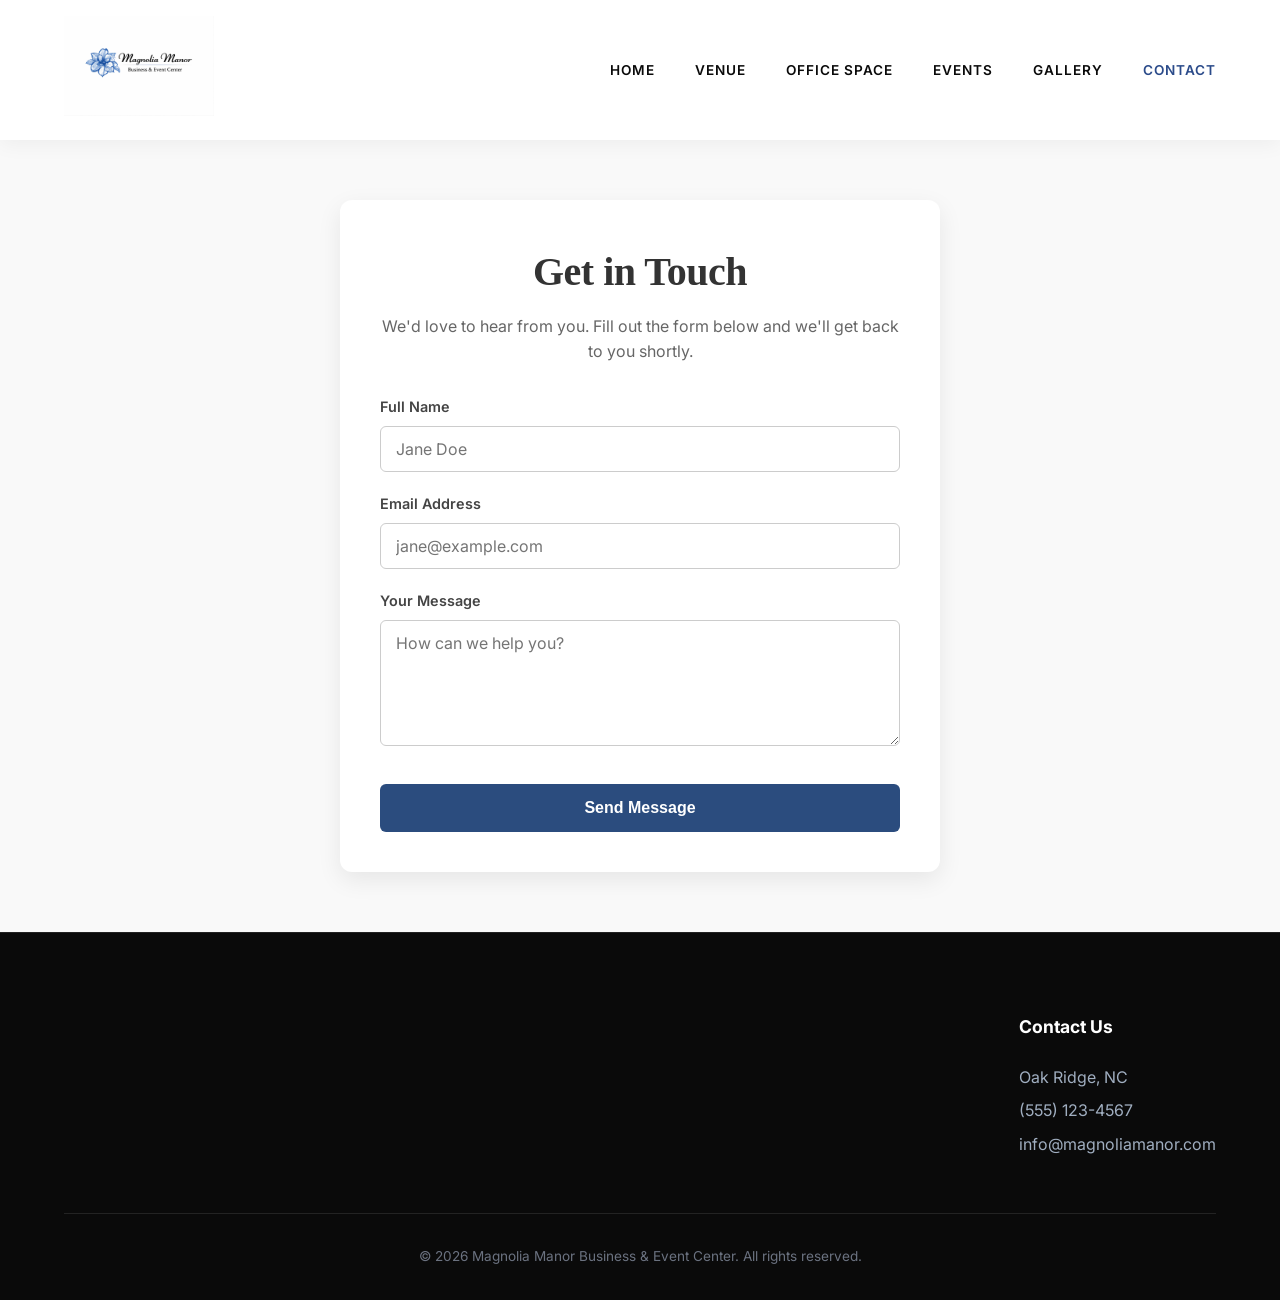
<file: contact.html>
<!DOCTYPE html>
<html lang="en">
<head>
    <meta charset="UTF-8">
    <meta name="viewport" content="width=device-width, initial-scale=1.0">
    <title>Contact Us | Magnolia Manor</title>
    <link href="https://fonts.googleapis.com/css2?family=Inter:wght@300;400;600;700&display=swap" rel="stylesheet">
    <link rel="stylesheet" href="style.css">
</head>
<body class="page-background">
    <header>
        <div class="logo-container">
            <img src="images/logo.jpeg" alt="Magnolia Manor Logo" class="logo">
        </div>
        <nav>
            <ul>
                <li><a href="index.html">Home</a></li>
                <li><a href="venue.html">Venue</a></li>
                <li><a href="officespace.html">Office Space</a></li>
                <li><a href="events.html">Events</a></li>
                <li><a href="gallery.html">Gallery</a></li>
                <li><a href="contact.html" class="active">Contact</a></li>
            </ul>
        </nav>
    </header>

    <section class="contact-section">
    <div class="contact-container">
        <h2>Get in Touch</h2>
        <p>We'd love to hear from you. Fill out the form below and we'll get back to you shortly.</p>

        <form action="#" method="POST" class="contact-form">
            <div class="form-group">
                <label for="name">Full Name</label>
                <input type="text" id="name" name="name" placeholder="Jane Doe" required>
            </div>

            <div class="form-group">
                <label for="email">Email Address</label>
                <input type="email" id="email" name="email" placeholder="jane@example.com" required>
            </div>

            <div class="form-group">
                <label for="message">Your Message</label>
                <textarea id="message" name="message" rows="5" placeholder="How can we help you?" required></textarea>
            </div>

            <button type="submit" class="submit-btn">Send Message</button>
        </form>
    </div>
    </section>

    <footer>
        <div class="footer-content">
            <div class="footer-logo">
                <img src="images/logo.jpeg" alt="Magnolia Manor Logo" class="logo">
            </div>
            <div class="footer-contact">
                <p><strong>Contact Us</strong></p>
                <p>Oak Ridge, NC</p>
                <p>(555) 123-4567</p>
                <p>info@magnoliamanor.com</p>
            </div>
        </div>
        <div class="footer-bottom">
            <p>&copy; 2026 Magnolia Manor Business & Event Center. All rights reserved.</p>
        </div>
    </footer>
</body>
</html>
</file>
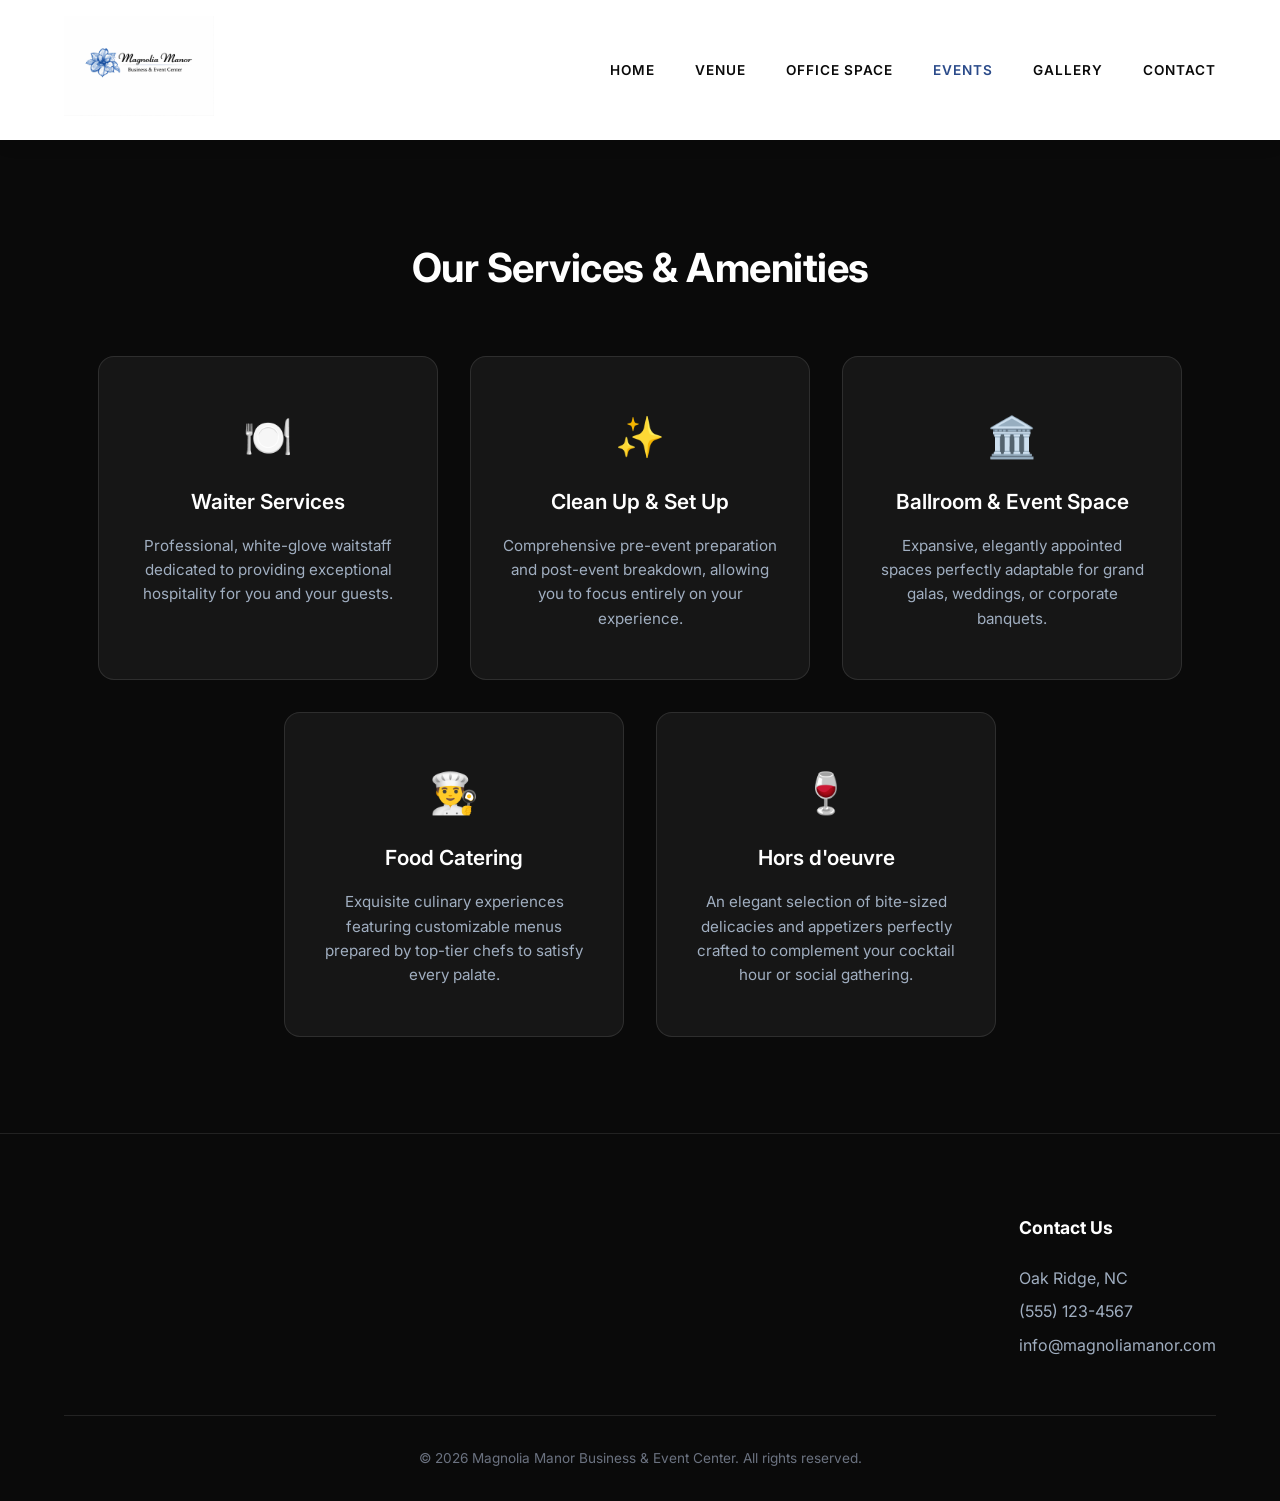
<file: events.html>
<!DOCTYPE html>
<html lang="en">
<head>
    <meta charset="UTF-8">
    <meta name="viewport" content="width=device-width, initial-scale=1.0">
    <title>Services | Magnolia Manor</title>
    <link href="https://fonts.googleapis.com/css2?family=Inter:wght@300;400;600;700&display=swap" rel="stylesheet">
    <link rel="stylesheet" href="style.css">
</head>
<body class="page-background">
    <header>
        <div class="logo-container">
            <img src="images/logo.jpeg" alt="Magnolia Manor Logo" class="logo">
        </div>
        <nav>
            <ul>
                <li><a href="index.html">Home</a></li>
                <li><a href="venue.html">Venue</a></li>
                <li><a href="officespace.html">Office Space</a></li>
                <li><a href="events.html" class="active">Events</a></li>
                <li><a href="gallery.html">Gallery</a></li>
                <li><a href="contact.html">Contact</a></li>
            </ul>
        </nav>
    </header>

    <section class="services inner-page">
        <h2>Our Services & Amenities</h2>
        <div class="services-grid">
            <div class="service-box">
                <div class="icon">🍽️</div>
                <h3>Waiter Services</h3>
                <p>Professional, white-glove waitstaff dedicated to providing exceptional hospitality for you and your guests.</p>
            </div>
            <div class="service-box">
                <div class="icon">✨</div>
                <h3>Clean Up & Set Up</h3>
                <p>Comprehensive pre-event preparation and post-event breakdown, allowing you to focus entirely on your experience.</p>
            </div>
            <div class="service-box">
                <div class="icon">🏛️</div>
                <h3>Ballroom & Event Space</h3>
                <p>Expansive, elegantly appointed spaces perfectly adaptable for grand galas, weddings, or corporate banquets.</p>
            </div>
            <div class="service-box">
                <div class="icon">👨‍🍳</div>
                <h3>Food Catering</h3>
                <p>Exquisite culinary experiences featuring customizable menus prepared by top-tier chefs to satisfy every palate.</p>
            </div>
            <div class="service-box">
                <div class="icon">🍷</div>
                <h3>Hors d'oeuvre</h3>
                <p>An elegant selection of bite-sized delicacies and appetizers perfectly crafted to complement your cocktail hour or social gathering.</p>
            </div>
        </div>
    </section>

    <footer>
        <div class="footer-content">
            <div class="footer-logo">
                <img src="images/logo.jpeg" alt="Magnolia Manor Logo" class="logo">
            </div>
            <div class="footer-contact">
                <p><strong>Contact Us</strong></p>
                <p>Oak Ridge, NC</p>
                <p>(555) 123-4567</p>
                <p>info@magnoliamanor.com</p>
            </div>
        </div>
        <div class="footer-bottom">
            <p>&copy; 2026 Magnolia Manor Business & Event Center. All rights reserved.</p>
        </div>
    </footer>
</body>
</html>
</file>
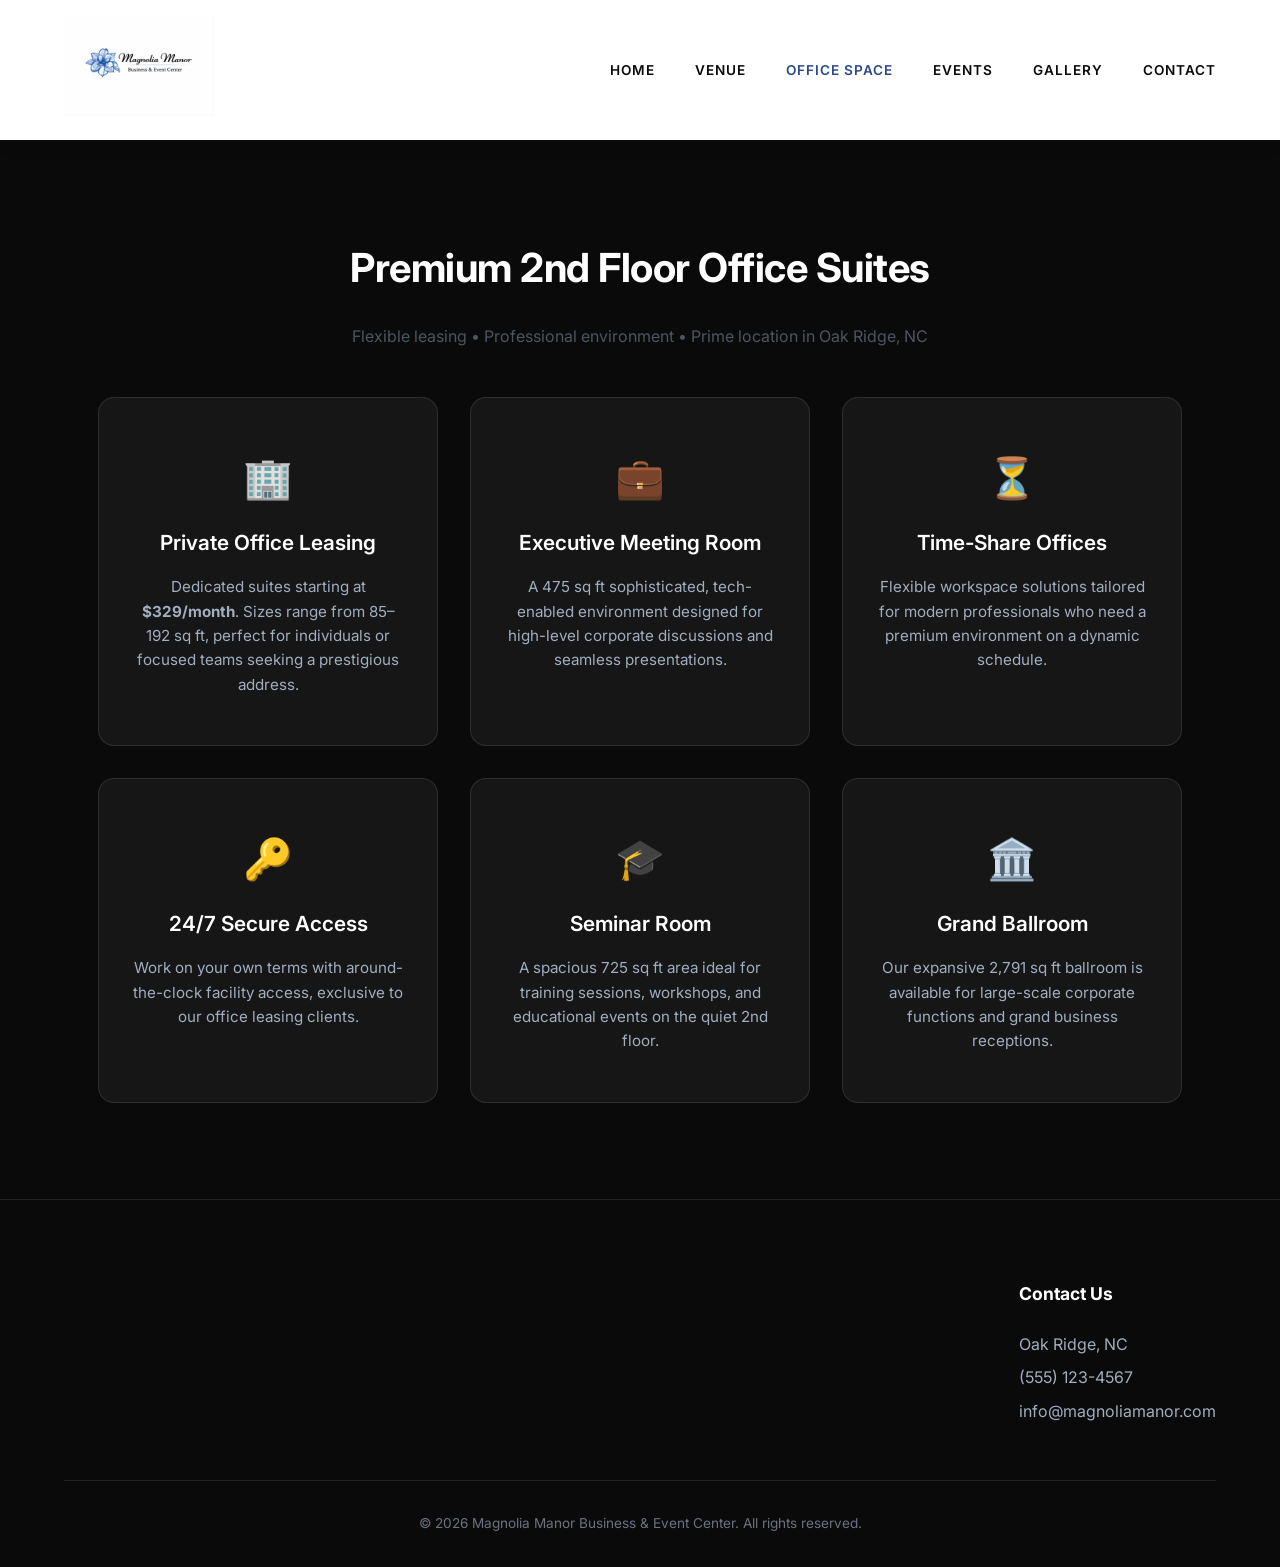
<file: officespace.html>
<!DOCTYPE html>
<html lang="en">
<head>
    <meta charset="UTF-8">
    <meta name="viewport" content="width=device-width, initial-scale=1.0">
    <title>Office Space | Magnolia Manor</title>
    <link href="https://fonts.googleapis.com/css2?family=Inter:wght@300;400;600;700&display=swap" rel="stylesheet">
    <link rel="stylesheet" href="style.css">
</head>
<body class="page-background">
    <header>
        <div class="logo-container">
            <img src="images/logo.jpeg" alt="Magnolia Manor Logo" class="logo">
        </div>
        <nav>
            <ul>
                <li><a href="index.html">Home</a></li>
                <li><a href="venue.html">Venue</a></li>
                <li><a href="officespace.html" class="active">Office Space</a></li>
                <li><a href="events.html">Events</a></li>
                <li><a href="gallery.html">Gallery</a></li>
                <li><a href="contact.html">Contact</a></li>
            </ul>
        </nav>
    </header>

    <section class="services inner-page">
        <h2>Premium 2nd Floor Office Suites</h2>
        <p style="text-align: center; color: var(--gray-text); margin-top: -2rem; margin-bottom: 3rem;">
            Flexible leasing • Professional environment • Prime location in Oak Ridge, NC
        </p>

        <div class="services-grid">
            <div class="service-box">
                <div class="icon">🏢</div>
                <h3>Private Office Leasing</h3>
                <p>Dedicated suites starting at <strong>$329/month</strong>. Sizes range from 85–192 sq ft, perfect for individuals or focused teams seeking a prestigious address.</p>
            </div>

            <div class="service-box">
                <div class="icon">💼</div>
                <h3>Executive Meeting Room</h3>
                <p>A 475 sq ft sophisticated, tech-enabled environment designed for high-level corporate discussions and seamless presentations.</p>
            </div>

            <div class="service-box">
                <div class="icon">⏳</div>
                <h3>Time-Share Offices</h3>
                <p>Flexible workspace solutions tailored for modern professionals who need a premium environment on a dynamic schedule.</p>
            </div>

            <div class="service-box">
                <div class="icon">🔑</div>
                <h3>24/7 Secure Access</h3>
                <p>Work on your own terms with around-the-clock facility access, exclusive to our office leasing clients.</p>
            </div>

            <div class="service-box">
                <div class="icon">🎓</div>
                <h3>Seminar Room</h3>
                <p>A spacious 725 sq ft area ideal for training sessions, workshops, and educational events on the quiet 2nd floor.</p>
            </div>

            <div class="service-box">
                <div class="icon">🏛️</div>
                <h3>Grand Ballroom</h3>
                <p>Our expansive 2,791 sq ft ballroom is available for large-scale corporate functions and grand business receptions.</p>
            </div>
        </div>
    </section>

    <footer>
        <div class="footer-content">
            <div class="footer-logo">
                <img src="images/logo.jpeg" alt="Magnolia Manor Logo" class="logo">
            </div>
            <div class="footer-contact">
                <p><strong>Contact Us</strong></p>
                <p>Oak Ridge, NC</p>
                <p>(555) 123-4567</p>
                <p>info@magnoliamanor.com</p>
            </div>
        </div>
        <div class="footer-bottom">
            <p>&copy; 2026 Magnolia Manor Business & Event Center. All rights reserved.</p>
        </div>
    </footer>
</body>
</html>
</file>
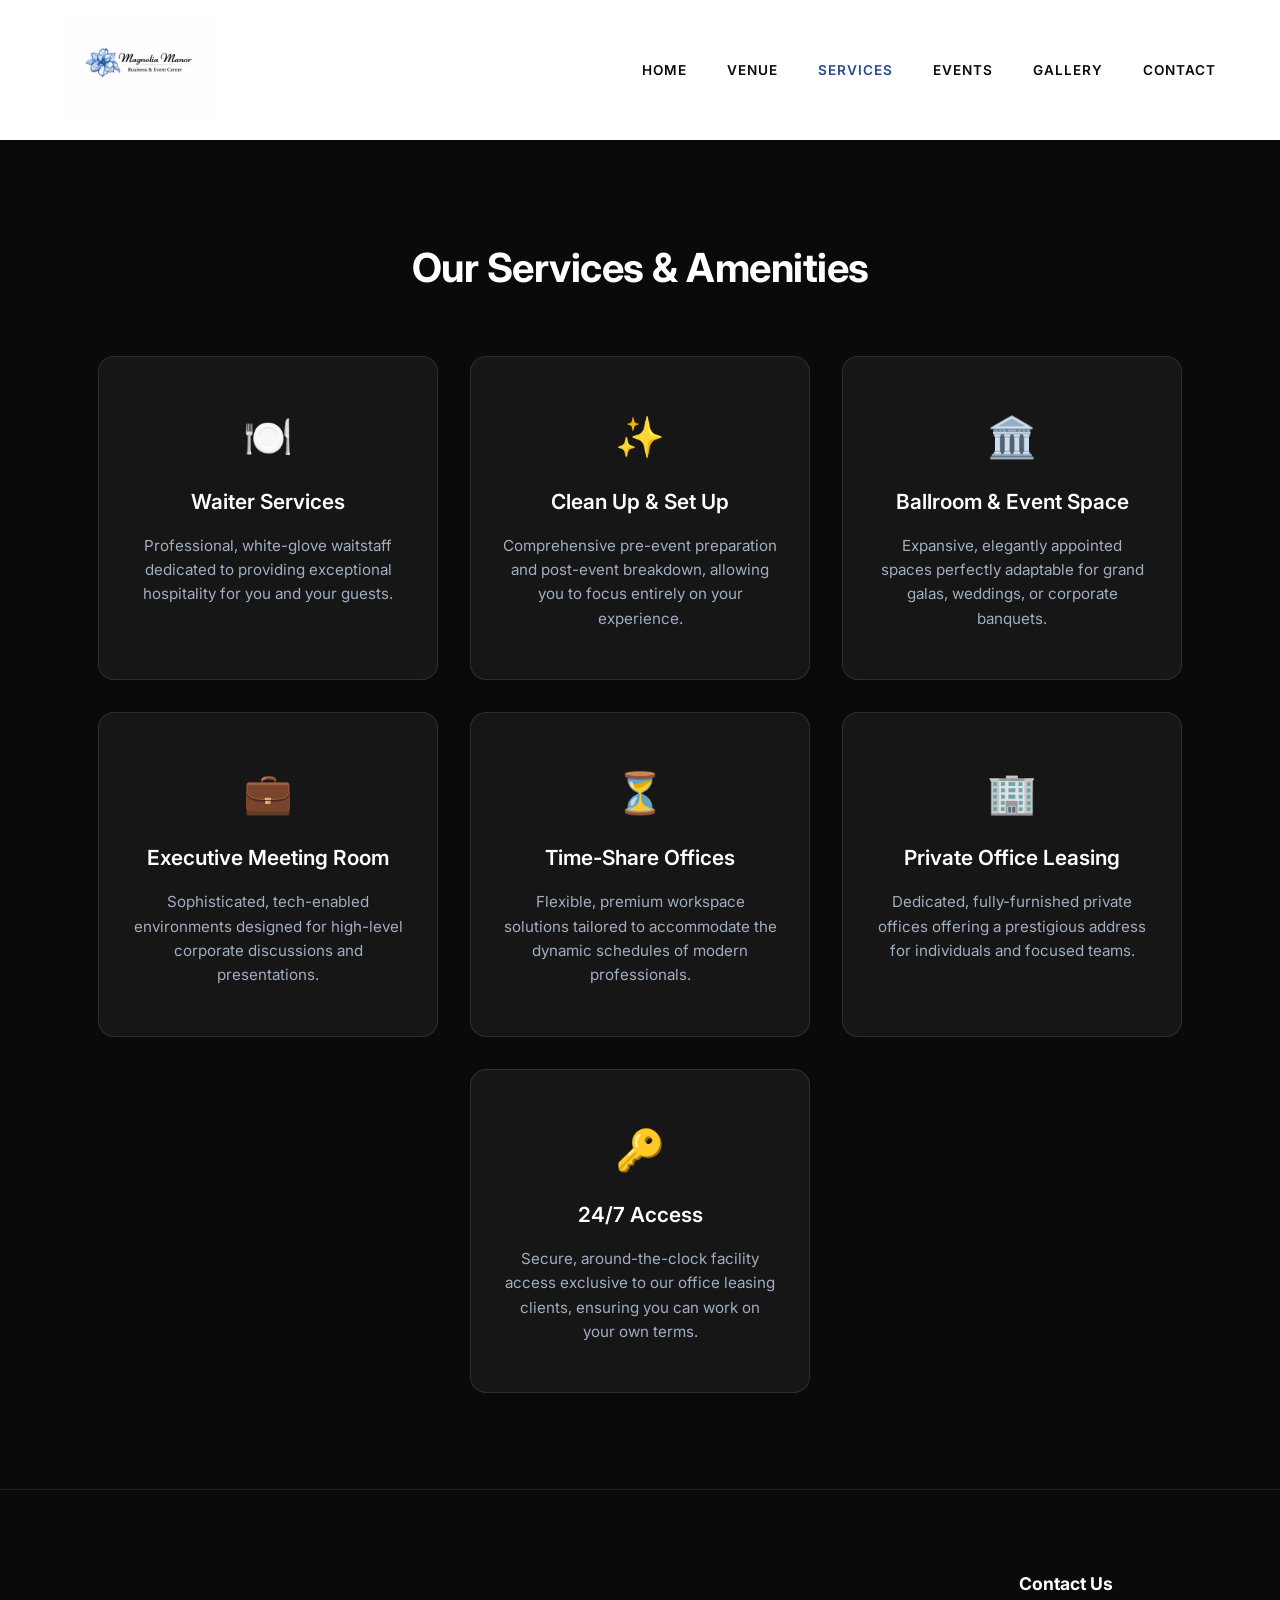
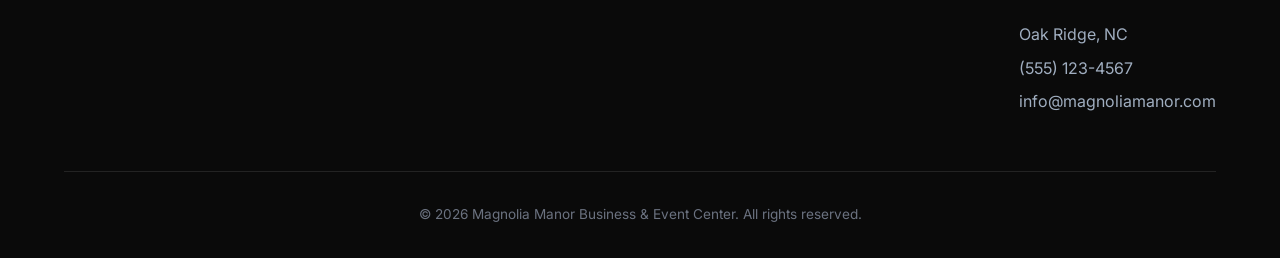
<file: services.html>
<!DOCTYPE html>
<html lang="en">
<head>
    <meta charset="UTF-8">
    <meta name="viewport" content="width=device-width, initial-scale=1.0">
    <title>Services | Magnolia Manor</title>
    <link href="https://fonts.googleapis.com/css2?family=Inter:wght@300;400;600;700&display=swap" rel="stylesheet">
    <link rel="stylesheet" href="style.css">
</head>
<body class="page-background">
    <header>
        <div class="logo-container">
            <img src="images/logo.jpeg" alt="Magnolia Manor Logo" class="logo">
        </div>
        <nav>
            <ul>
                <li><a href="index.html">Home</a></li>
                <li><a href="venue.html">Venue</a></li>
                <li><a href="services.html" class="active">Services</a></li>
                <li><a href="events.html">Events</a></li>
                <li><a href="gallery.html">Gallery</a></li>
                <li><a href="contact.html">Contact</a></li>
            </ul>
        </nav>
    </header>

    <section class="services inner-page">
        <h2>Our Services & Amenities</h2>
        <div class="services-grid">
            <div class="service-box">
                <div class="icon">🍽️</div>
                <h3>Waiter Services</h3>
                <p>Professional, white-glove waitstaff dedicated to providing exceptional hospitality for you and your guests.</p>
            </div>
            <div class="service-box">
                <div class="icon">✨</div>
                <h3>Clean Up & Set Up</h3>
                <p>Comprehensive pre-event preparation and post-event breakdown, allowing you to focus entirely on your experience.</p>
            </div>
            <div class="service-box">
                <div class="icon">🏛️</div>
                <h3>Ballroom & Event Space</h3>
                <p>Expansive, elegantly appointed spaces perfectly adaptable for grand galas, weddings, or corporate banquets.</p>
            </div>
            <div class="service-box">
                <div class="icon">💼</div>
                <h3>Executive Meeting Room</h3>
                <p>Sophisticated, tech-enabled environments designed for high-level corporate discussions and presentations.</p>
            </div>
            <div class="service-box">
                <div class="icon">⏳</div>
                <h3>Time-Share Offices</h3>
                <p>Flexible, premium workspace solutions tailored to accommodate the dynamic schedules of modern professionals.</p>
            </div>
            <div class="service-box">
                <div class="icon">🏢</div>
                <h3>Private Office Leasing</h3>
                <p>Dedicated, fully-furnished private offices offering a prestigious address for individuals and focused teams.</p>
            </div>
            <div class="service-box">
                <div class="icon">🔑</div>
                <h3>24/7 Access</h3>
                <p>Secure, around-the-clock facility access exclusive to our office leasing clients, ensuring you can work on your own terms.</p>
            </div>
        </div>
    </section>

    <footer>
        <div class="footer-content">
            <div class="footer-logo">
                <img src="images/logo.jpeg" alt="Magnolia Manor Logo" class="logo">
            </div>
            <div class="footer-contact">
                <p><strong>Contact Us</strong></p>
                <p>Oak Ridge, NC</p>
                <p>(555) 123-4567</p>
                <p>info@magnoliamanor.com</p>
            </div>
        </div>
        <div class="footer-bottom">
            <p>&copy; 2026 Magnolia Manor Business & Event Center. All rights reserved.</p>
        </div>
    </footer>
</body>
</html>
</file>
<file: style.css>
/* Base Styles & Reset */
* {
    margin: 0;
    padding: 0;
    box-sizing: border-box;
}

body {
    font-family: 'Inter', sans-serif;
    line-height: 1.6;
    color: #111111;
    background-color: #FAFAFA;
    overflow-x: hidden;
}

/* Brand Colors */
:root {
    --primary-blue: #2B4B8A;
    --dark: #0A0A0A;
    --white: #FFFFFF;
    --gray-light: #F3F4F6;
    --gray-text: #4B5563;
}

/* Header */
header {
    display: flex;
    justify-content: space-between;
    align-items: center;
    padding: 1rem 5%;
    background: rgba(255, 255, 255, 0.95);
    backdrop-filter: blur(10px);
    box-shadow: 0 4px 20px rgba(0,0,0,0.05);
    position: sticky;
    top: 0;
    z-index: 100;
}

.logo {
    max-height: 100px;
    width: auto;
    mix-blend-mode: multiply;
}

nav ul {
    list-style: none;
    display: flex;
    gap: 2.5rem;
}

nav a {
    text-decoration: none;
    color: var(--dark);
    font-weight: 600;
    font-size: 0.85rem;
    letter-spacing: 1px;
    text-transform: uppercase;
    transition: color 0.3s ease;
}

nav a:hover, nav a.active {
    color: var(--primary-blue);
}

/* Hero Section & Slideshow */
.hero {
    position: relative;
    height: 85vh;
    display: flex;
    align-items: center;
    justify-content: center;
    text-align: center;
    background-color: var(--dark);
    overflow: hidden;
}

/* Replace the old .slide and @keyframes with this */
.single-slide {
    position: absolute;
    top: 0;
    left: 0;
    width: 100%;
    height: 100%;
    background-size: cover;
    background-position: center;
    background-image: url('images/slides/1.jpg'); /* The first image */
    opacity: 0.6;
    z-index: 1;
    transition: opacity 1s ease-in-out; /* Smoothly fades the opacity */
}

/* Stagger the animations for 3 slides */
.slide:nth-child(1) { animation-delay: 0s; }
.slide:nth-child(2) { animation-delay: 5s; }
.slide:nth-child(3) { animation-delay: 10s; }

@keyframes crossfade {
    0% { opacity: 0; }
    10% { opacity: 0.6; } /* Max opacity is 0.6 so the black background acts as an overlay */
    33% { opacity: 0.6; }
    43% { opacity: 0; }
    100% { opacity: 0; }
}

.hero-content {
    position: relative;
    z-index: 2;
    max-width: 800px;
    padding: 3rem;
    background: rgba(10, 10, 10, 0.5); /* Text readability box */
    border-radius: 16px;
    backdrop-filter: blur(5px);
}

.hero h1 {
    font-size: 3.5rem;
    font-weight: 700;
    color: var(--white);
    margin-bottom: 1rem;
    line-height: 1.2;
}

.hero p {
    color: var(--gray-light);
    font-size: 1.2rem;
    margin-bottom: 2.5rem;
}

.btn {
    display: inline-block;
    padding: 14px 35px;
    background: var(--primary-blue);
    color: var(--white);
    text-decoration: none;
    font-weight: 600;
    font-size: 0.9rem;
    letter-spacing: 0.5px;
    border-radius: 50px;
    border: none;
    cursor: pointer;
    transition: all 0.3s ease;
    box-shadow: 0 4px 15px rgba(43, 75, 138, 0.3);
}

.btn:hover {
    background: #1d3566;
    transform: translateY(-2px);
    box-shadow: 0 6px 20px rgba(43, 75, 138, 0.4);
}

/* Sections Common */
section {
    padding: 6rem 5%;
}

.inner-page {
    min-height: 70vh;
}

h2 {
    text-align: center;
    color: var(--dark);
    font-size: 2.5rem;
    font-weight: 700;
    margin-bottom: 3.5rem;
    letter-spacing: -0.5px;
}

/* Services Section */
.services {
    background-color: var(--dark);
}

.services h2 {
    color: var(--white);
}

.services-grid {
    display: flex;
    justify-content: center;
    flex-wrap: wrap;
    gap: 2rem;
    max-width: 1200px;
    margin: 0 auto;
}

.service-box {
    background: rgba(255, 255, 255, 0.05);
    border: 1px solid rgba(255, 255, 255, 0.1);
    color: var(--white);
    padding: 3rem 2rem;
    text-align: center;
    border-radius: 16px;
    width: 340px;
    transition: transform 0.3s ease, background 0.3s ease;
}

.service-box:hover {
    transform: translateY(-5px);
    background: rgba(255, 255, 255, 0.1);
}

.service-box .icon {
    font-size: 2.5rem;
    margin-bottom: 1rem;
}

.service-box h3 {
    color: var(--white);
    font-size: 1.3rem;
    margin-bottom: 1rem;
    font-weight: 600;
}

.service-box p {
    color: #A0AEC0;
    font-size: 0.95rem;
}

/* Footer */
footer {
    background: var(--dark);
    color: var(--white);
    padding: 5rem 5% 2rem;
    border-top: 1px solid #222;
}

.footer-content {
    display: flex;
    justify-content: space-between;
    align-items: flex-start;
    flex-wrap: wrap;
    max-width: 1200px;
    margin: 0 auto 3rem;
    gap: 2rem;
}

.footer-logo img {
    filter: brightness(0) invert(1);
    max-height: 50px;
}

.footer-contact p {
    color: #A0AEC0;
    margin-bottom: 0.5rem;
}

.footer-contact strong {
    color: var(--white);
    font-size: 1.1rem;
    display: inline-block;
    margin-bottom: 1rem;
}

.footer-bottom {
    text-align: center;
    font-size: 0.85rem;
    color: #6B7280;
    border-top: 1px solid rgba(255,255,255,0.1);
    padding-top: 2rem;
    max-width: 1200px;
    margin: 0 auto;
}

/* Mobile Responsiveness */
@media (max-width: 768px) {
    .hero h1 {
        font-size: 2.5rem;
    }
    nav ul {
        gap: 1rem;
        flex-wrap: wrap;
        justify-content: center;
    }
    header {
        flex-direction: column;
        gap: 1rem;
    }
}

/* =========================================
   Gallery & Lightbox Styles
   ========================================= */

.gallery-grid {
    display: grid;
    grid-template-columns: repeat(auto-fit, minmax(300px, 1fr));
    gap: 1.5rem;
    max-width: 1200px;
    margin: 0 auto;
}

.gallery-item {
    width: 100%;
    height: 250px;
    object-fit: cover;
    border-radius: 8px;
    cursor: pointer;
    transition: transform 0.3s ease, box-shadow 0.3s ease;
}

.gallery-item:hover {
    transform: scale(1.03);
    box-shadow: 0 10px 20px rgba(0,0,0,0.15);
}

/* Lightbox Background */
.lightbox {
    display: none; /* Hidden by default */
    position: fixed;
    z-index: 9999;
    top: 0;
    left: 0;
    width: 100%;
    height: 100%;
    background-color: rgba(10, 10, 10, 0.95);
    align-items: center;
    justify-content: center;
}

/* Expanded Image */
.lightbox img {
    max-width: 85%;
    max-height: 85vh;
    border-radius: 4px;
    box-shadow: 0 0 30px rgba(0,0,0,0.8);
    animation: fadeIn 0.3s ease;
}

@keyframes fadeIn {
    from { opacity: 0; transform: scale(0.95); }
    to { opacity: 1; transform: scale(1); }
}

/* Controls */
.close-btn, .prev-btn, .next-btn {
    position: absolute;
    color: var(--white);
    font-size: 3rem;
    cursor: pointer;
    user-select: none;
    transition: color 0.3s, transform 0.2s;
    background: rgba(0,0,0,0.3);
    border-radius: 50%;
    width: 60px;
    height: 60px;
    display: flex;
    align-items: center;
    justify-content: center;
    line-height: 1; /* Fixes vertical centering issues */
}

.close-btn {
    top: 30px;
    right: 40px;
    font-size: 2.5rem;
    background: transparent;
}

.prev-btn {
    left: 30px;
    padding-right: 4px; /* Optical nudge to center the left arrow */
}

.next-btn {
    right: 30px;
    padding-left: 4px; /* Optical nudge to center the right arrow */
}

.close-btn:hover, .prev-btn:hover, .next-btn:hover {
    color: var(--primary-blue);
    transform: scale(1.1);
}

/* Mobile Adjustments for Lightbox */
@media (max-width: 768px) {
    .prev-btn { left: 10px; }
    .next-btn { right: 10px; }
    .close-btn { top: 15px; right: 15px; }
}

/* --- Contact Page Styles --- */
.contact-section {
    padding: 60px 20px;
    background-color: #f9f9f9; /* Soft background color */
    display: flex;
    justify-content: center;
}

.contact-container {
    background-color: #ffffff;
    max-width: 600px;
    width: 100%;
    padding: 40px;
    border-radius: 12px;
    box-shadow: 0 8px 24px rgba(0, 0, 0, 0.08); /* Soft drop shadow */
    text-align: center;
}

.contact-container h2 {
    margin-bottom: 10px;
    color: #333333;
    font-family: "Georgia", serif; /* Gives a classy, venue-appropriate vibe */
}

.contact-container p {
    color: #666666;
    margin-bottom: 30px;
    line-height: 1.6;
}

/* Form Layout */
.contact-form {
    display: flex;
    flex-direction: column;
    text-align: left;
}

.form-group {
    margin-bottom: 20px;
}

.form-group label {
    display: block;
    margin-bottom: 8px;
    font-weight: 600;
    color: #444444;
    font-size: 0.9rem;
}

/* Input & Textarea Styling */
.form-group input,
.form-group textarea {
    width: 100%;
    padding: 12px 15px;
    border: 1px solid #cccccc;
    border-radius: 6px;
    font-size: 1rem;
    font-family: inherit;
    transition: border-color 0.3s ease, box-shadow 0.3s ease;
}

/* Change border color when clicking on an input */
.form-group input:focus,
.form-group textarea:focus {
    outline: none;
    border-color: #2b4c7e; /* Elegant blue */
    box-shadow: 0 0 0 3px rgba(43, 76, 126, 0.2);
}

/* Submit Button Styling */
.submit-btn {
    background-color: #2b4c7e; /* Elegant blue background */
    color: #ffffff;
    border: none;
    padding: 15px 20px;
    font-size: 1rem;
    font-weight: bold;
    border-radius: 6px;
    cursor: pointer;
    transition: background-color 0.3s ease, transform 0.2s ease;
    margin-top: 10px;
}

.submit-btn:hover {
    background-color: #1a365d; /* Darker navy blue on hover */
    transform: translateY(-2px); /* Slight lift effect */
}
</file>
